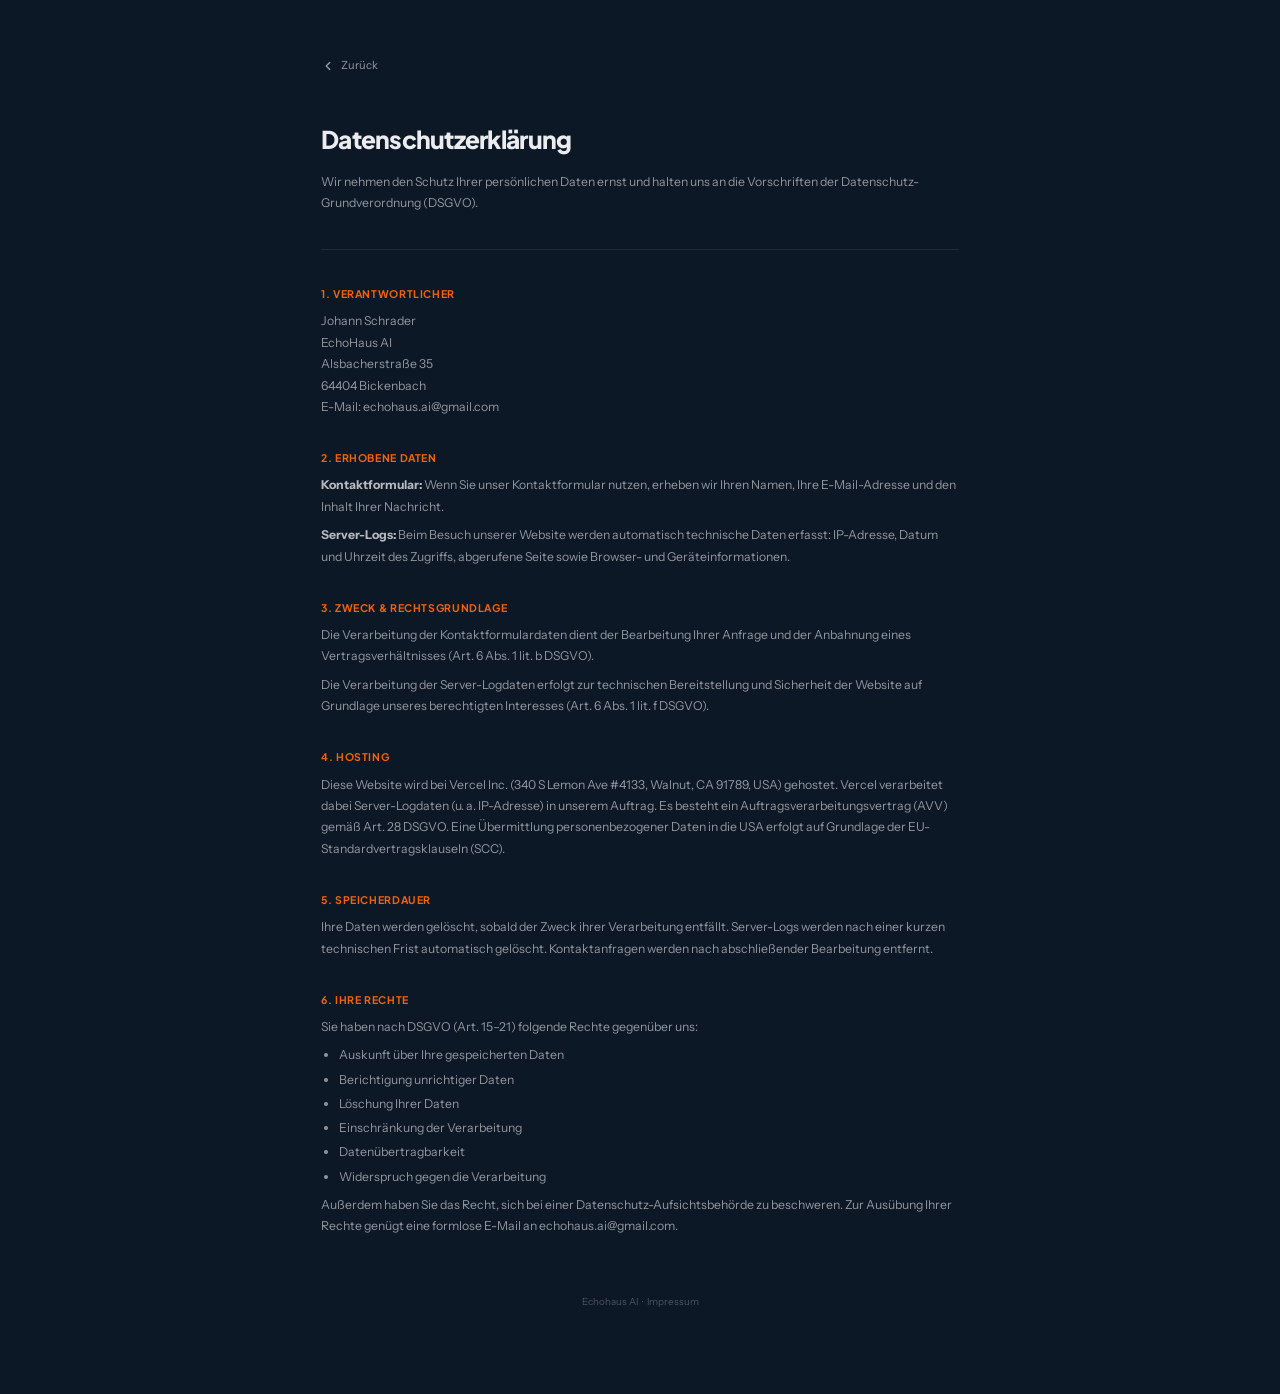
<file: datenschutz.html>
<!DOCTYPE html>
<html lang="de">
<head>
  <meta charset="UTF-8">
  <meta name="viewport" content="width=device-width, initial-scale=1.0">
  <title>Datenschutz — Echohaus AI</title>
  <meta name="robots" content="noindex">
  <link rel="preconnect" href="https://fonts.googleapis.com" crossorigin>
  <link rel="preconnect" href="https://fonts.gstatic.com" crossorigin>
  <link href="https://fonts.googleapis.com/css2?family=Plus+Jakarta+Sans:wght@600;700;800&family=Instrument+Sans:ital,wght@0,400;0,500;0,600;1,400&display=swap" rel="stylesheet">
  <style>
    *, *::before, *::after { box-sizing: border-box; margin: 0; padding: 0; }

    :root {
      --dark-section: #0d1827;
      --font-display: 'Plus Jakarta Sans', sans-serif;
      --font-body: 'Instrument Sans', sans-serif;
      --text-primary: rgba(255,255,255,0.92);
      --text-muted: rgba(255,255,255,0.55);
      --accent: #f4620a;
    }

    html, body {
      min-height: 100%;
      background: var(--dark-section);
      color: var(--text-primary);
      font-family: var(--font-body);
      font-size: 0.875rem;
      line-height: 1.75;
      -webkit-font-smoothing: antialiased;
    }

    .page-wrap {
      max-width: 680px;
      margin: 0 auto;
      padding: 4rem 1.5rem 6rem;
    }

    .back-link {
      display: inline-flex;
      align-items: center;
      gap: 0.4rem;
      font-size: 0.8rem;
      color: var(--text-muted);
      text-decoration: none;
      margin-bottom: 3rem;
      transition: color 0.2s ease;
    }
    .back-link:hover, .back-link:focus-visible {
      color: var(--text-primary);
      outline: none;
    }

    h1 {
      font-family: var(--font-display);
      font-size: clamp(1.35rem, 3vw, 1.75rem);
      font-weight: 800;
      letter-spacing: -0.03em;
      color: var(--text-primary);
      margin-bottom: 0.75rem;
    }

    .page-intro {
      color: var(--text-muted);
      margin-bottom: 2.5rem;
    }

    h2 {
      font-family: var(--font-display);
      font-size: 0.75rem;
      font-weight: 700;
      color: var(--accent);
      text-transform: uppercase;
      letter-spacing: 0.06em;
      margin-top: 2.25rem;
      margin-bottom: 0.5rem;
    }

    p {
      color: var(--text-muted);
      margin-bottom: 0.5rem;
    }

    ul {
      color: var(--text-muted);
      padding-left: 1.25rem;
      margin-bottom: 0.5rem;
    }
    ul li { margin-bottom: 0.2rem; }

    .divider {
      border: none;
      border-top: 1px solid rgba(255,255,255,0.08);
      margin: 2.5rem 0;
    }

    footer {
      margin-top: 4rem;
      font-size: 0.7rem;
      color: rgba(255,255,255,0.25);
      text-align: center;
    }
    footer a {
      color: rgba(255,255,255,0.25);
      text-decoration: none;
    }
    footer a:hover { color: rgba(255,255,255,0.5); }
  </style>
</head>
<body>
  <div class="page-wrap">

    <a href="/" class="back-link">
      <svg width="14" height="14" viewBox="0 0 24 24" fill="none" stroke="currentColor" stroke-width="2.5" stroke-linecap="round" stroke-linejoin="round"><polyline points="15 18 9 12 15 6"/></svg>
      Zurück
    </a>

    <h1>Datenschutzerklärung</h1>
    <p class="page-intro">Wir nehmen den Schutz Ihrer persönlichen Daten ernst und halten uns an die Vorschriften der Datenschutz-Grundverordnung (DSGVO).</p>

    <hr class="divider">

    <h2>1. Verantwortlicher</h2>
    <p>Johann Schrader<br>
    EchoHaus AI<br>
    Alsbacherstraße 35<br>
    64404 Bickenbach<br>
    E-Mail: echohaus.ai@gmail.com</p>

    <h2>2. Erhobene Daten</h2>
    <p><strong style="color:rgba(255,255,255,0.7)">Kontaktformular:</strong> Wenn Sie unser Kontaktformular nutzen, erheben wir Ihren Namen, Ihre E-Mail-Adresse und den Inhalt Ihrer Nachricht.</p>
    <p><strong style="color:rgba(255,255,255,0.7)">Server-Logs:</strong> Beim Besuch unserer Website werden automatisch technische Daten erfasst: IP-Adresse, Datum und Uhrzeit des Zugriffs, abgerufene Seite sowie Browser- und Geräteinformationen.</p>

    <h2>3. Zweck &amp; Rechtsgrundlage</h2>
    <p>Die Verarbeitung der Kontaktformulardaten dient der Bearbeitung Ihrer Anfrage und der Anbahnung eines Vertragsverhältnisses (Art. 6 Abs. 1 lit. b DSGVO).</p>
    <p>Die Verarbeitung der Server-Logdaten erfolgt zur technischen Bereitstellung und Sicherheit der Website auf Grundlage unseres berechtigten Interesses (Art. 6 Abs. 1 lit. f DSGVO).</p>

    <h2>4. Hosting</h2>
    <p>Diese Website wird bei Vercel Inc. (340 S Lemon Ave #4133, Walnut, CA 91789, USA) gehostet. Vercel verarbeitet dabei Server-Logdaten (u. a. IP-Adresse) in unserem Auftrag. Es besteht ein Auftragsverarbeitungsvertrag (AVV) gemäß Art. 28 DSGVO. Eine Übermittlung personenbezogener Daten in die USA erfolgt auf Grundlage der EU-Standardvertragsklauseln (SCC).</p>

    <h2>5. Speicherdauer</h2>
    <p>Ihre Daten werden gelöscht, sobald der Zweck ihrer Verarbeitung entfällt. Server-Logs werden nach einer kurzen technischen Frist automatisch gelöscht. Kontaktanfragen werden nach abschließender Bearbeitung entfernt.</p>

    <h2>6. Ihre Rechte</h2>
    <p>Sie haben nach DSGVO (Art. 15–21) folgende Rechte gegenüber uns:</p>
    <ul>
      <li>Auskunft über Ihre gespeicherten Daten</li>
      <li>Berichtigung unrichtiger Daten</li>
      <li>Löschung Ihrer Daten</li>
      <li>Einschränkung der Verarbeitung</li>
      <li>Datenübertragbarkeit</li>
      <li>Widerspruch gegen die Verarbeitung</li>
    </ul>
    <p>Außerdem haben Sie das Recht, sich bei einer Datenschutz-Aufsichtsbehörde zu beschweren. Zur Ausübung Ihrer Rechte genügt eine formlose E-Mail an echohaus.ai@gmail.com.</p>

    <footer>
      <a href="/">Echohaus AI</a> &nbsp;·&nbsp; <a href="/impressum.html">Impressum</a>
    </footer>

  </div>
</body>
</html>
</file>
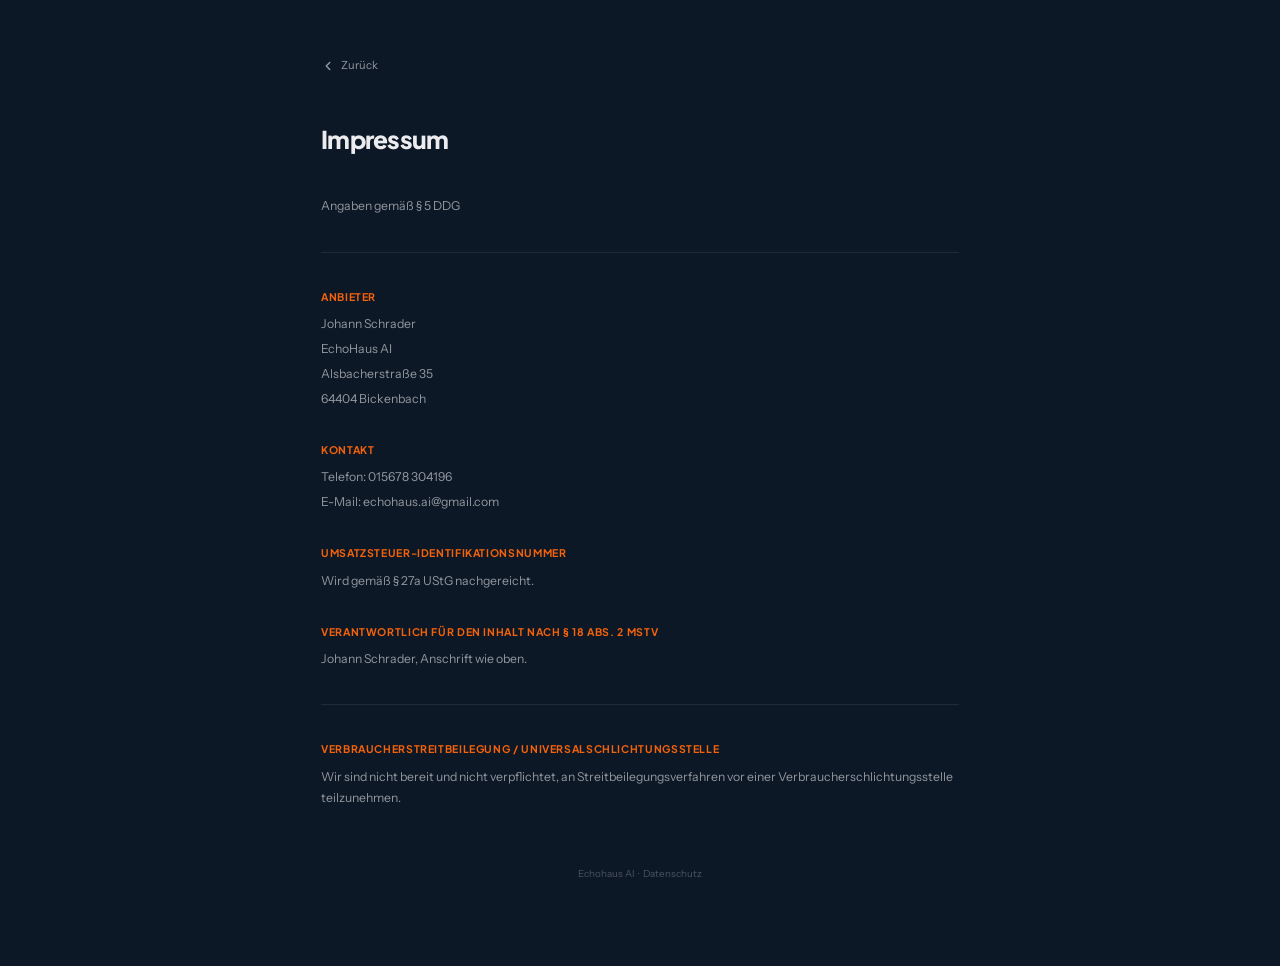
<file: impressum.html>
<!DOCTYPE html>
<html lang="de">
<head>
  <meta charset="UTF-8">
  <meta name="viewport" content="width=device-width, initial-scale=1.0">
  <title>Impressum — Echohaus AI</title>
  <meta name="robots" content="noindex">
  <link rel="preconnect" href="https://fonts.googleapis.com" crossorigin>
  <link rel="preconnect" href="https://fonts.gstatic.com" crossorigin>
  <link href="https://fonts.googleapis.com/css2?family=Plus+Jakarta+Sans:wght@600;700;800&family=Instrument+Sans:ital,wght@0,400;0,500;0,600;1,400&display=swap" rel="stylesheet">
  <style>
    *, *::before, *::after { box-sizing: border-box; margin: 0; padding: 0; }

    :root {
      --dark-section: #0d1827;
      --font-display: 'Plus Jakarta Sans', sans-serif;
      --font-body: 'Instrument Sans', sans-serif;
      --text-primary: rgba(255,255,255,0.92);
      --text-muted: rgba(255,255,255,0.55);
      --accent: #f4620a;
    }

    html, body {
      min-height: 100%;
      background: var(--dark-section);
      color: var(--text-primary);
      font-family: var(--font-body);
      font-size: 0.875rem;
      line-height: 1.75;
      -webkit-font-smoothing: antialiased;
    }

    .page-wrap {
      max-width: 680px;
      margin: 0 auto;
      padding: 4rem 1.5rem 6rem;
    }

    .back-link {
      display: inline-flex;
      align-items: center;
      gap: 0.4rem;
      font-size: 0.8rem;
      color: var(--text-muted);
      text-decoration: none;
      margin-bottom: 3rem;
      transition: color 0.2s ease;
    }
    .back-link:hover, .back-link:focus-visible {
      color: var(--text-primary);
      outline: none;
    }

    h1 {
      font-family: var(--font-display);
      font-size: clamp(1.35rem, 3vw, 1.75rem);
      font-weight: 800;
      letter-spacing: -0.03em;
      color: var(--text-primary);
      margin-bottom: 2.5rem;
    }

    h2 {
      font-family: var(--font-display);
      font-size: 0.75rem;
      font-weight: 700;
      color: var(--accent);
      text-transform: uppercase;
      letter-spacing: 0.06em;
      margin-top: 2.25rem;
      margin-bottom: 0.5rem;
    }

    p {
      color: var(--text-muted);
      margin-bottom: 0.25rem;
    }

    .divider {
      border: none;
      border-top: 1px solid rgba(255,255,255,0.08);
      margin: 2.5rem 0;
    }

    footer {
      margin-top: 4rem;
      font-size: 0.7rem;
      color: rgba(255,255,255,0.25);
      text-align: center;
    }
    footer a {
      color: rgba(255,255,255,0.25);
      text-decoration: none;
    }
    footer a:hover { color: rgba(255,255,255,0.5); }
  </style>
</head>
<body>
  <div class="page-wrap">

    <a href="/" class="back-link">
      <svg width="14" height="14" viewBox="0 0 24 24" fill="none" stroke="currentColor" stroke-width="2.5" stroke-linecap="round" stroke-linejoin="round"><polyline points="15 18 9 12 15 6"/></svg>
      Zurück
    </a>

    <h1>Impressum</h1>

    <p>Angaben gemäß § 5 DDG</p>

    <hr class="divider">

    <h2>Anbieter</h2>
    <p>Johann Schrader</p>
    <p>EchoHaus AI</p>
    <p>Alsbacherstraße 35</p>
    <p>64404 Bickenbach</p>

    <h2>Kontakt</h2>
    <p>Telefon: 015678 304196</p>
    <p>E-Mail: echohaus.ai@gmail.com</p>

    <h2>Umsatzsteuer-Identifikationsnummer</h2>
    <p>Wird gemäß § 27a UStG nachgereicht.</p>

    <h2>Verantwortlich für den Inhalt nach § 18 Abs. 2 MStV</h2>
    <p>Johann Schrader, Anschrift wie oben.</p>

    <hr class="divider">

    <h2>Verbraucherstreitbeilegung / Universalschlichtungsstelle</h2>
    <p>Wir sind nicht bereit und nicht verpflichtet, an Streitbeilegungsverfahren vor einer Verbraucherschlichtungsstelle teilzunehmen.</p>

    <footer>
      <a href="/">Echohaus AI</a> &nbsp;·&nbsp; <a href="/datenschutz.html">Datenschutz</a>
    </footer>

  </div>
</body>
</html>
</file>
